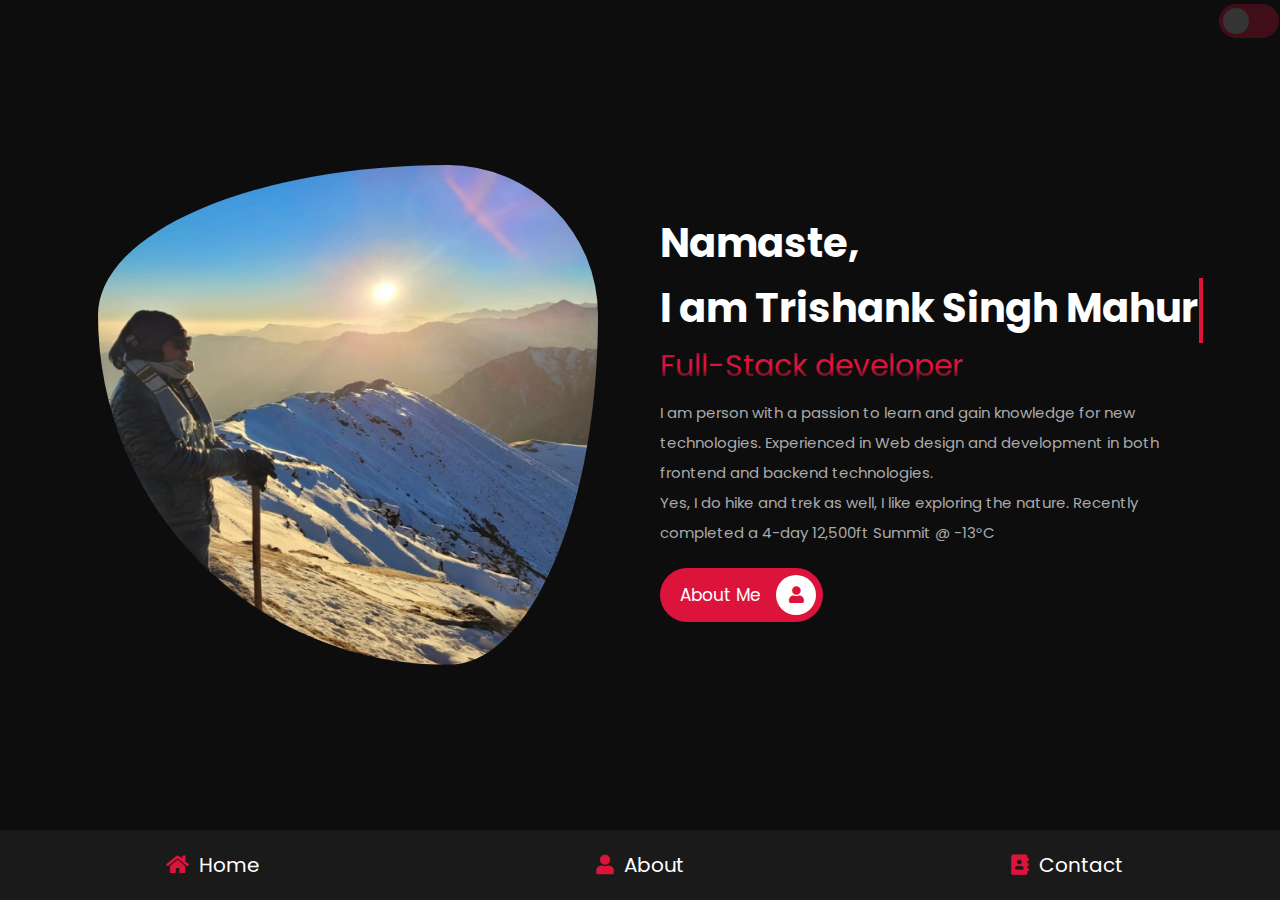
<file: index.html>
<!DOCTYPE html>
<html lang="en">
<head>
    <meta charset="UTF-8">
    <meta http-equiv="X-UA-Compatible" content="IE=edge">
    <meta name="viewport" content="width=device-width, initial-scale=1.0">

    <!-- font awesome cdn  -->
    <link rel="stylesheet" href="https://cdnjs.cloudflare.com/ajax/libs/font-awesome/5.15.4/css/all.min.css">
        <!-- <link rel="stylesheet" href="css/fontawesomecdn.css"> -->

    <link rel="stylesheet" href="css/style.css">
    <link rel="stylesheet" href="css/toogleButton.css">

    <link rel="icon" type="image/x-icon" href="images/favicon.ico">
    <meta content="Trishank Singh Mahur" name="author">
    <meta content="This is personal Webpage of TRISHANK SINGH MAHUR" name="description">
    <meta content="Trishank Singh Mahur" property="title">

    <!-- <meta property="og:url" content="" /> -->
    <meta property="og:title" content="Trishank Singh Mahur" />
    <meta property="og:description" content="This is personal Webpage of TRISHANK SINGH MAHUR" />
     <!--static image-->
    <meta property="og:image" content="https://tsmahur.github.io/portfolio/images/trishankSinghMahur.jpg" />
    
    
    <title>Home</title>

</head>
<body>

<!-- <button id="color-mode">change mode</button> -->
<div class="mode-button" title="Toogle to switch the mode">
    <label class="switch">
        <input id="color-mode" type="checkbox">
        <span class="slider round"></span>
    </label>
</div>

  

<!-- navbar -->
<nav class="navbar">
    <a href="index.html"> <i class="fas fa-home"></i> <span>Home</span> </a>
    <a href="about.html"> <i class="fas fa-user"></i> <span>About</span> </a>
    <a href="contact.html"> <i class="fas fa-address-book"></i> <span>Contact</span> </a>
</nav>

<!-- home section -->
<section class="home">

    <div class="image">
        <img class="flip" src="images/trishankSinghMahur.jpg" alt="Trishank Singh Mahur" title="Trishank Singh Mahur" onContextMenu="return false;" nosave>
        <!-- <img src="images/me.jpg" alt=""> -->
    </div>

    <div class="content">
        <!-- <div class="dark-mode-toggle">Light Mode </div> -->
        <h3>Namaste,</h3>
        <h3 class="typing">I am Trishank Singh Mahur</h3>
        <!-- <span>Full-Stack developer</span> -->
        <div class="scroll-box">
            <ul>
              <li><span>Full-Stack developer</span></li>
              <li><span>Traveller</span></li>
              <li><span>Full-Stack developer</span></li>
            </ul>  
          </div>

        <!-- paragrapgh wrap enable-->
        <p>I am person with a passion to learn and gain knowledge for new technologies.
            Experienced in Web design and development in both frontend and backend technologies.
            <br>
            Yes, I do hike and trek as well, I like exploring the nature. 
            Recently completed a 4-day 12,500ft Summit  @ -13&#176;C
        </p>
        <a href="about.html"class="btn"> About Me <i class="fas fa-user"></i> </a>
    </div>

</section>

   <!-- theme color script file -->
   <script src="./js/theme.js"></script>

</body>
</html>
</file>
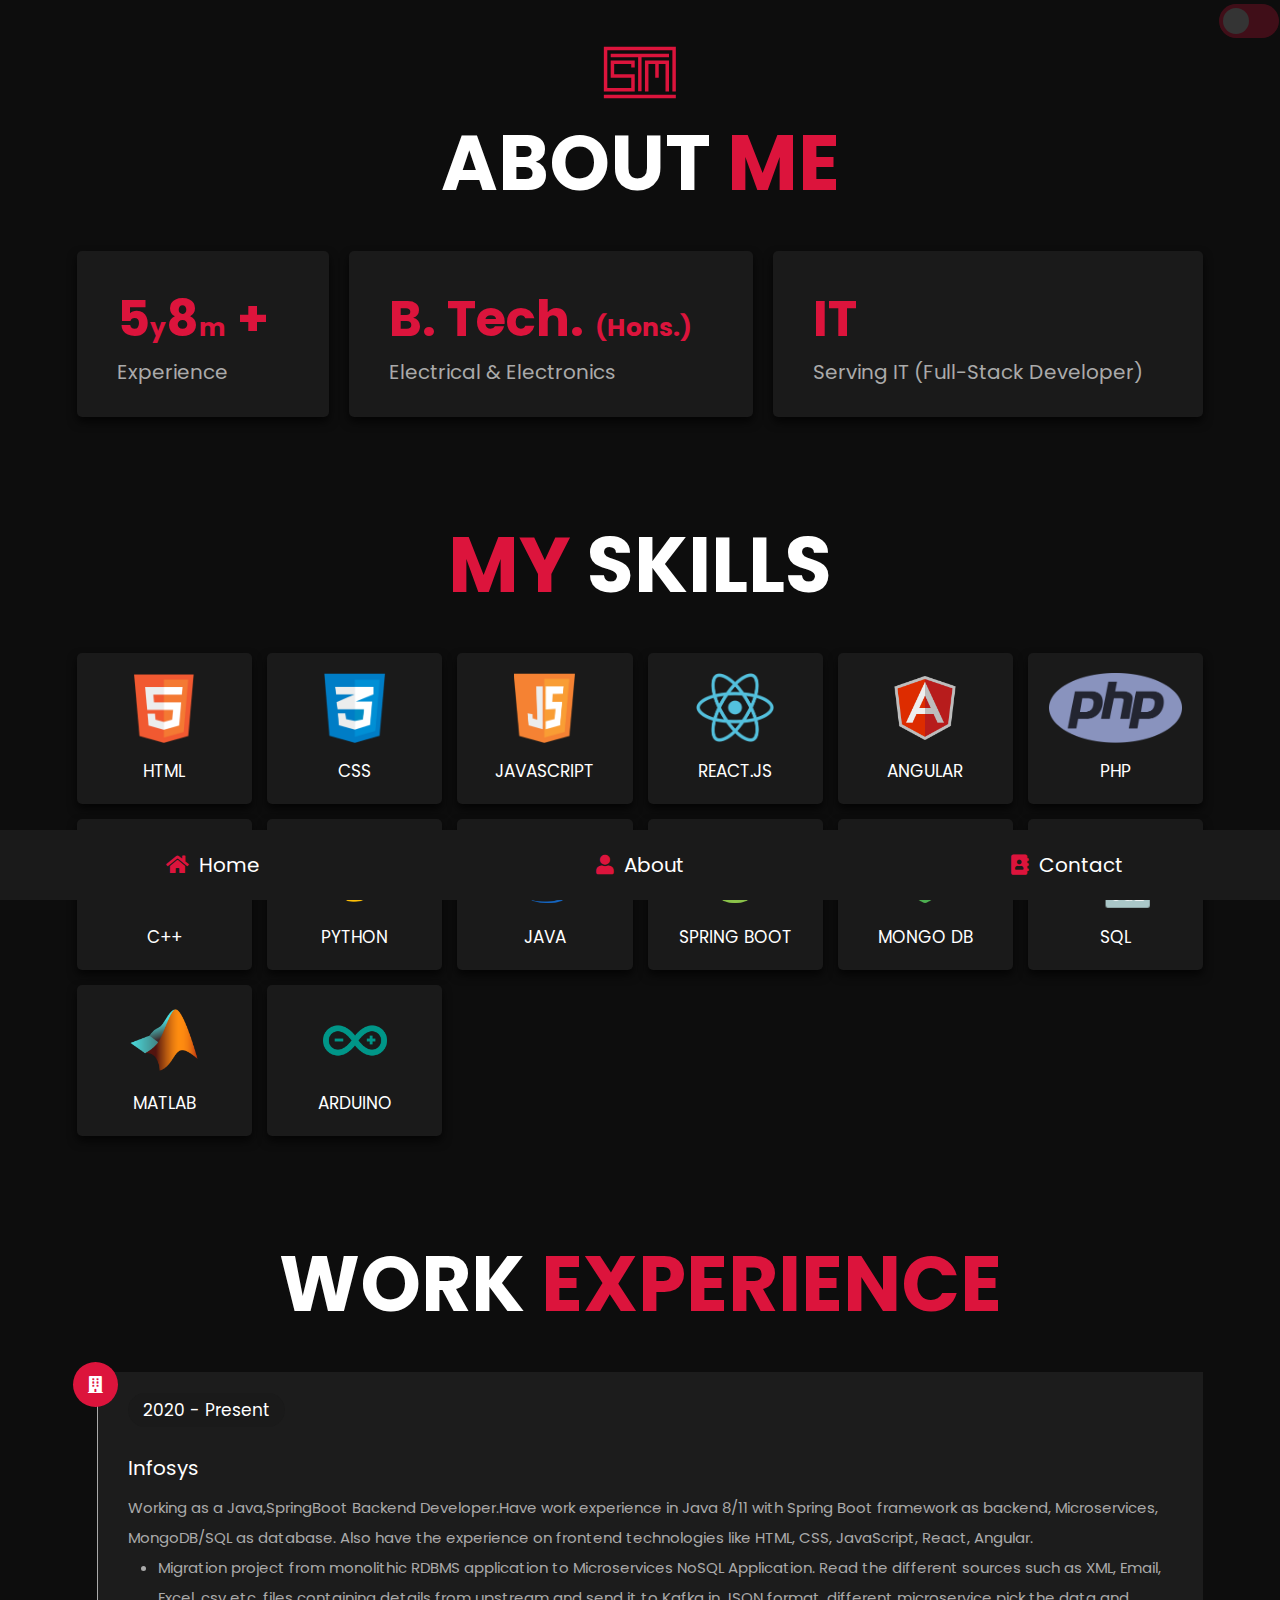
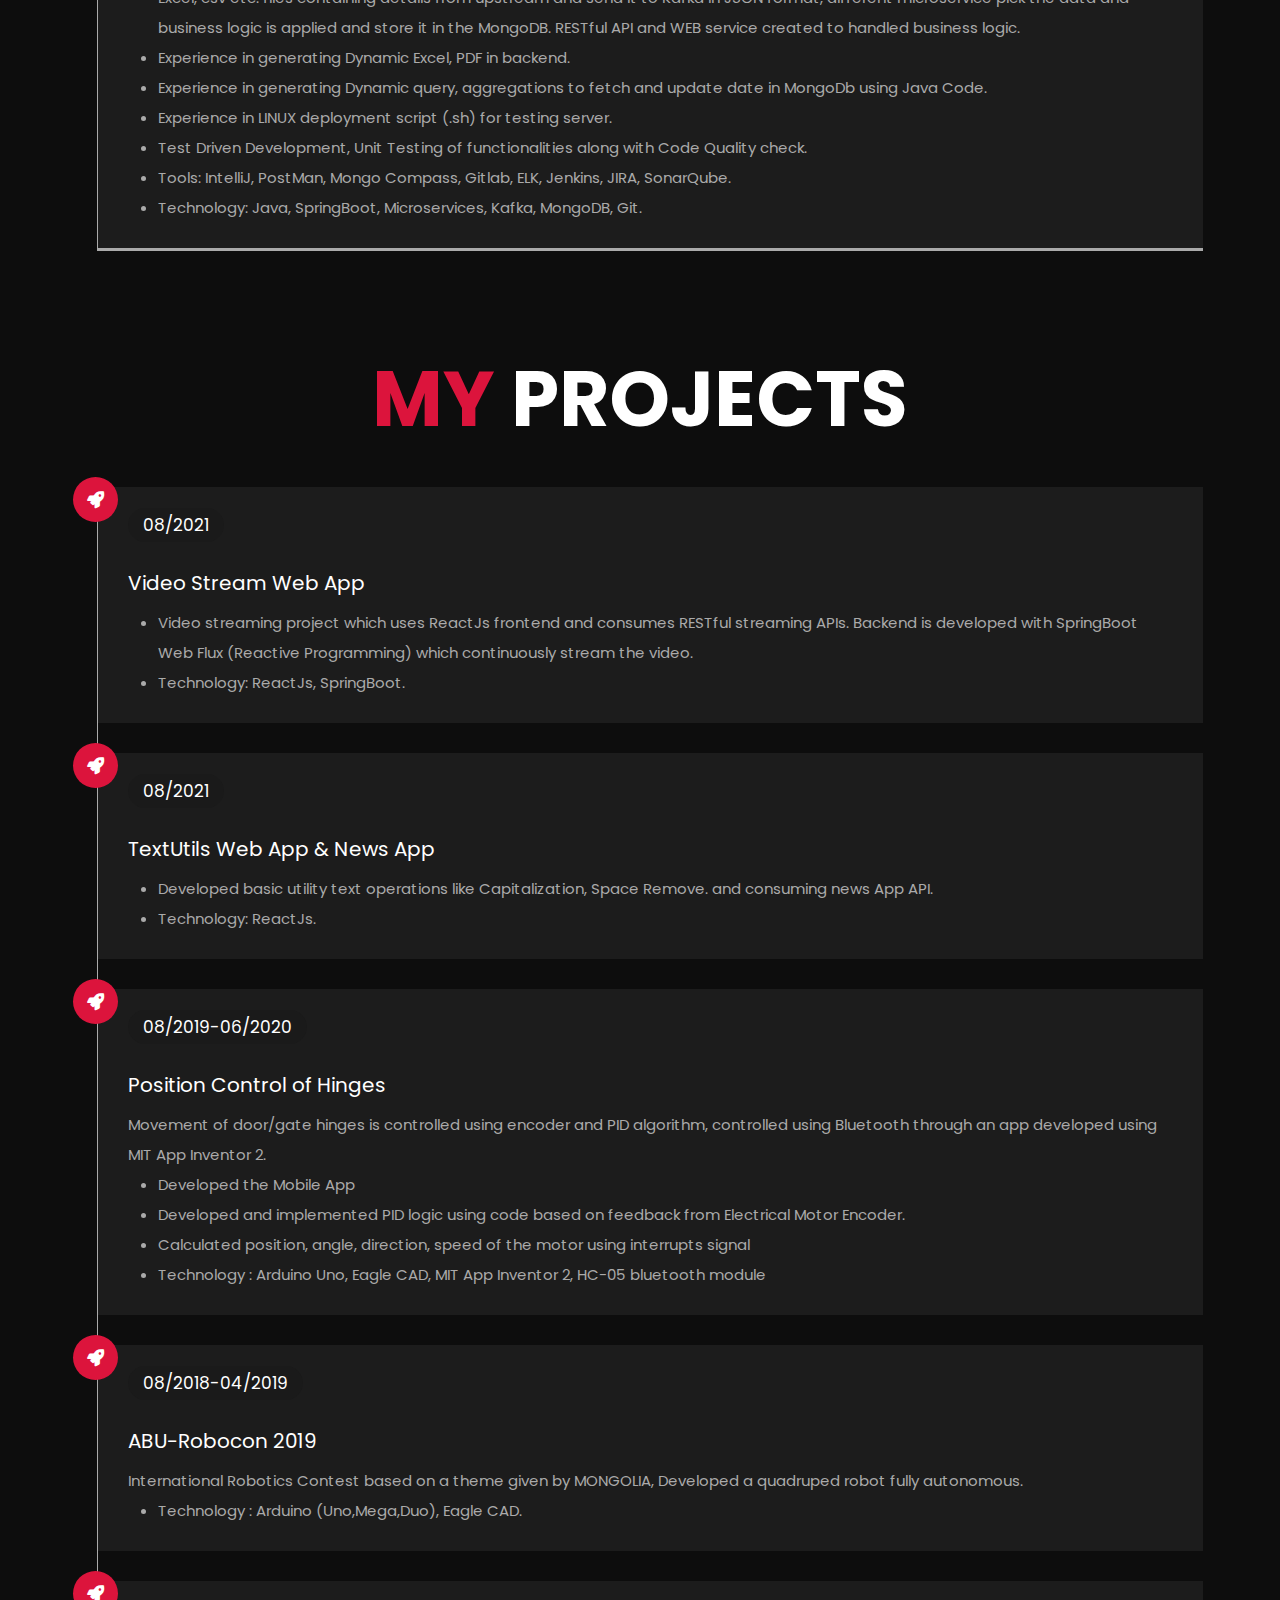
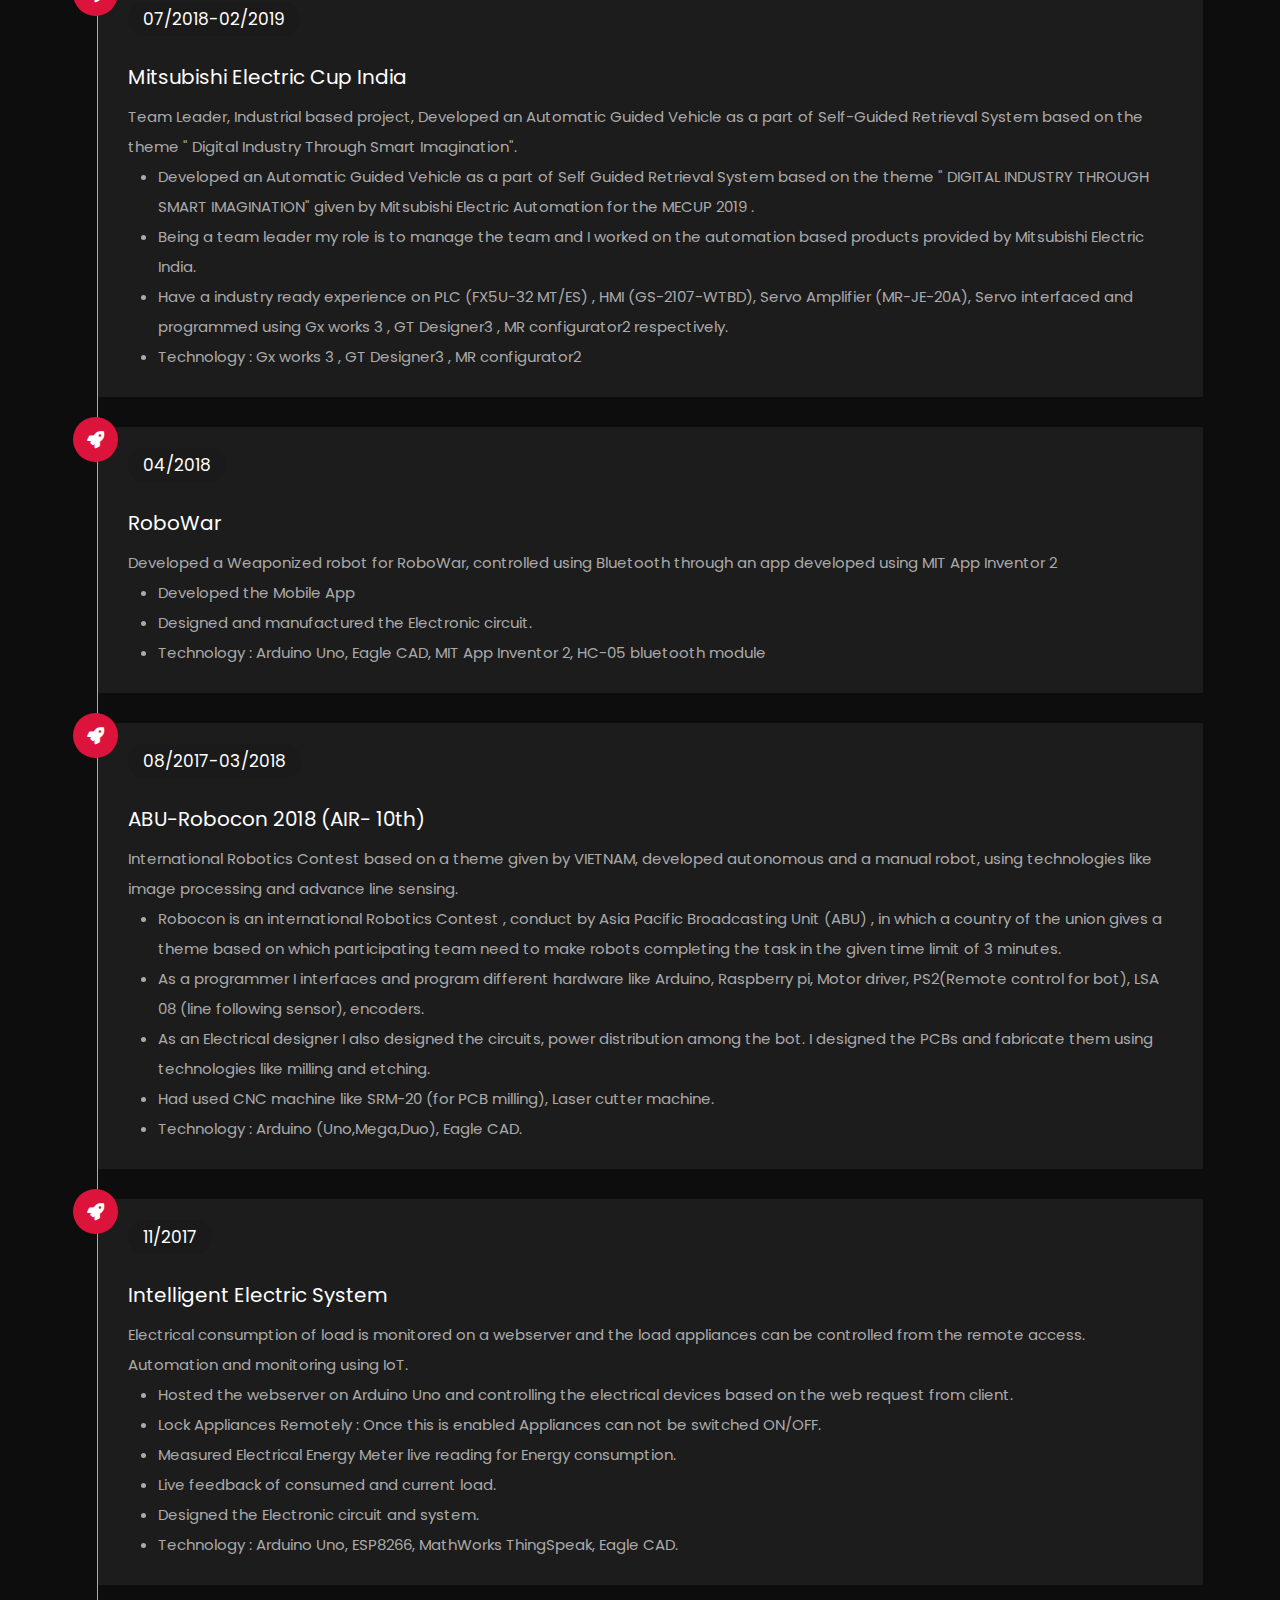
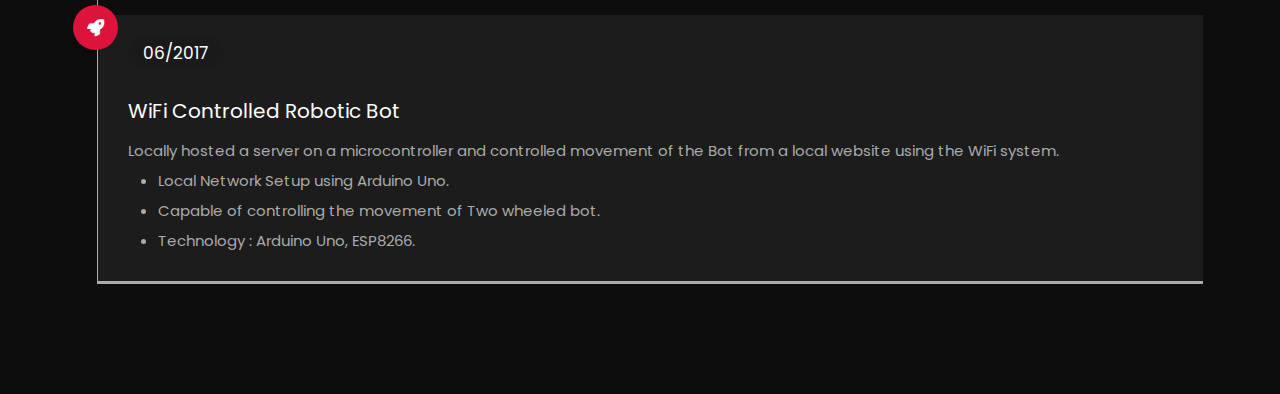
<file: about.html>
<!DOCTYPE html>
<html lang="en">

<head>
    <meta charset="UTF-8">
    <meta http-equiv="X-UA-Compatible" content="IE=edge">
    <meta name="viewport" content="width=device-width, initial-scale=1.0">

    <!-- font awesome cdn  -->
    <link rel="stylesheet" href="https://cdnjs.cloudflare.com/ajax/libs/font-awesome/5.15.4/css/all.min.css">
    <!-- <link rel="stylesheet" href="css/fontawesomecdn.css"> -->

    <link rel="stylesheet" href="css/style.css">
    <link rel="stylesheet" href="css/scroll.css">
    <link rel="stylesheet" href="css/toogleButton.css">
    <link rel="stylesheet" href="css/topButton.css">
    <link rel="stylesheet" href="css/progressbarCircle.css">

    <link rel="icon" type="image/x-icon" href="images/favicon.ico">
    <meta content="Trishank Singh Mahur" name="author">
    <meta content="This is personal Webpage of TRISHANK SINGH MAHUR" name="description">
    <meta content="Trishank Singh Mahur" property="title">

    <title>About Me</title>
</head>

<body>
    <div class="mode-button" title="Toogle to switch the mode">
        <label class="switch">
            <input id="color-mode" type="checkbox">
            <span class="slider round"></span>
        </label>
    </div>


    <!-- <button onclick="openSettingsWindow()">Open Theme Settings</button> -->

    <div id="top-id" class="top-button" title="Click to go to Top">
        <!-- scroll using href, add to the top most element -->
        <!-- <a href="#top"><i class="fas fa-home"></i> Top</a>  -->

        <!-- scroll using javascript -->
        <button id="top-id-btn">
            <ul>
                <li><i class="fas fa-arrow-up fa-2x"></i></li>
                <li><i class="fas fa-arrow-up fa-2x"></i></li>
            </ul>
            
        </button>
        <!-- <button id="top-id-btn" class="top-button"> -->
    </div>
    

    <nav class="navbar">
        <a href="index.html"> <i class="fas fa-home"></i> <span>Home</span> </a>
        <a href="about.html"> <i class="fas fa-user"></i> <span>About</span> </a>
        <a href="contact.html"> <i class="fas fa-address-book"></i> <span>Contact</span> </a>
    </nav>


       <!-- PROGRESS BAR -->
   <div class="scrollProgressContainer">
    <div id="scrollProgressBar"></div>
 </div>

    <!-- about section startt -->
    <section class="about">
        <div class="logo">
            <!-- <img src="images/logo_tsm_100.svg" alt="Logo TSM"> -->
            <svg version="1.0" xmlns="http://www.w3.org/2000/svg"
 width="100.000000pt" height="100.000000pt" viewBox="0 0 1249.000000 910.000000"
 preserveAspectRatio="xMidYMid meet">

<g transform="translate(0.000000,910.000000) scale(0.100000,-0.100000)"
fill="#000000" stroke="none">
<path d="M320 5110 l0 -3690 2555 0 2555 0 0 1425 0 1425 -1700 0 -1700 0 0
845 0 845 1410 0 1410 0 0 -285 0 -285 290 0 290 0 0 575 0 575 -1990 0 -1990
0 0 -1425 0 -1425 1700 0 1700 0 0 -845 0 -845 -1980 0 -1980 0 0 3115 0 3115
5385 0 5385 0 0 -3405 0 -3405 285 0 285 0 0 3690 0 3690 -5955 0 -5955 0 0
-3690z"/>
<path d="M1450 7380 l0 -290 2270 0 2270 0 0 -2830 0 -2830 285 0 285 0 0
2830 0 2830 2270 0 2270 0 0 290 0 290 -4825 0 -4825 0 0 -290z"/>
<path d="M7120 3980 l0 -2560 290 0 290 0 0 2270 0 2270 560 0 560 0 0 -1135
0 -1135 290 0 290 0 0 1135 0 1135 560 0 560 0 0 -2270 0 -2270 290 0 290 0 0
2560 0 2560 -1990 0 -1990 0 0 -2560z"/>
<path d="M320 580 l0 -290 5955 0 5955 0 0 290 0 290 -5955 0 -5955 0 0 -290z"/>
</g>
</svg>
        </div>
        

        <!-- 
            TODO: divider lines on left and right to be added on heading 
         -->
        <h1 class="heading"> About <span>Me</span> </h1>
        

        <div class="row">
            <!-- <div class="info-container">
                <h1>My info</h1>

                <div class="box-container">
                    <div class="box">
                        <h3> <span>name : </span> aa </h3>
                        <h3> <span>age : </span> 12 </h3>
                        <h3> <span>email : </span> abc </h3>
                        <h3> <span>address : </span> abcd </h3>
                    </div>
                    <div class="box">
                        <h3> <span>freelance : </span> aa </h3>
                        <h3> <span>skill : </span> front-end </h3>
                        <h3> <span>experience : </span> 2 years </h3>
                        <h3> <span>language : </span> hindi, english </h3>
                    </div>

                </div>

                <a href="#" class="btn"> download CV <i class="fas fa-download"></i> </a>

            </div> -->

            <div class="count-container">

                <div class="box">
                    <h3 id="exp-year"></h3>
                    <p>Experience</p>
                </div>

                <div class="box">
                    <h3>B. Tech. <span class="subscript">(Hons.)</span></h3>
                    <p>Electrical & Electronics</p>
                </div>

                <div class="box">
                    <h3>IT</h3>
                    <p>Serving IT (Full-Stack Developer)</p>
                </div>
            </div>

        </div>

    </section>

    <!-- about section ends -->

    <!-- skills section starts  -->

    <section class="skills">

        <h1 class="heading"> <span>My</span> Skills </h1>

        <div class="box-container">
            <!-- <div id="tempBoxForTesting" class="box">
                <div class="progressBar">
                    <div class="progressValue">3/10</div>
                </div>
            </div> -->
            <div class="box proficiency">
                <img src="images/html.png">
                <h3>html</h3>
            </div>       
            <div class="box proficiency">
                <img src="images/css.png">
                <h3>css</h3>
            </div>
            <div class="box proficiency">
                <img src="images/javascript.png">
                <h3>javascript</h3>
            </div>
            <div class="box proficiency">
                <img src="images/reactjs.png">
                <h3>react.js</h3>
            </div>
            <div class="box proficiency">
                <img src="images/angular.png">
                <h3>angular</h3>
            </div>
            <div class="box proficiency">
                <img src="images/php.png">
                <h3>php</h3>
            </div>

            <div class="box proficiency">
                <img src="images/c.png">
                <h3>c++</h3>
            </div>
            <div class="box proficiency">
                <img src="images/python.png">
                <h3>python</h3>
            </div>
            <div class="box proficiency">
                <img src="images/java.png">
                <h3>java</h3>
            </div>
            <div class="box proficiency">
                <img src="images/springboot.png">
                <h3>Spring Boot</h3>
            </div>
            <div class="box proficiency">
                <img src="images/mongodb.png">
                <h3>mongo DB</h3>
            </div>
            <div class="box proficiency">
                <img src="images/sql.png">
                <h3>SQL</h3>
            </div>
            <div class="box proficiency">
                <img src="images/matlab.png">
                <h3>matlab</h3>
            </div>
            <div class="box proficiency">
                <img src="images/arduino.png">
                <h3>arduino</h3>
            </div>
        </div>

    </section>

    <!-- skills section ends -->

    <!-- timeline - work experience section starts  -->

    <section class="timeline">
        <h1 class="heading"> Work <span>Experience</span> </h1>
        <div class="box-container">

            <!-- <div class="box">
                <i class="fas fa-graduation-cap"></i>
                <i class="fas fa-building"></i>
                <span></span>
                <h3></h3>
                <p>To be Updated ..</p>
            </div> -->

            <div class="box">
                <div class="backdrop">
                    <i class="fas fa-building"></i>
                <span>2020 - Present</span>
                <h3>Infosys</h3>
                <p>Working as a Java,SpringBoot Backend Developer.Have work experience in Java 8/11 with Spring Boot framework as backend, Microservices, MongoDB/SQL as database. Also have the experience on frontend technologies like HTML, CSS, JavaScript, React, Angular.</p>
                <ul>

                    
                    <!-- <li>Infosys Certified SpringBoot Developer</li>
                    <li>Infosys Certified Java 8 Developer</li> -->
                    <li>Migration project from monolithic RDBMS application to Microservices NoSQL
                        Application. Read the different sources such as XML, Email, Excel, csv etc. files containing details from upstream and send it to Kafka in JSON format, different microservice pick the data and business logic is applied and store it in the MongoDB. RESTful API and WEB service created to handled business logic.</li>
                    <li>Experience in generating Dynamic Excel, PDF in backend.</li>
                    <li>Experience in generating Dynamic query, aggregations to fetch and update date in MongoDb using Java Code.</li>
                    <li>Experience in LINUX deployment script (.sh) for testing server.</li>
                    <li>Test Driven Development, Unit Testing of functionalities along with Code Quality check.</li>
                    <li>Tools: IntelliJ, PostMan, Mongo Compass, Gitlab, ELK, Jenkins, JIRA, SonarQube.</li>
                    <li>Technology: Java, SpringBoot, Microservices, Kafka, MongoDB, Git.</li>
                </ul>
                </div>
                
            </div>
        </div>

    </section> 

    <!-- personal/team projects timeline  -->
     <section class="timeline">
        <h1 class="heading"> <span>My</span> Projects </h1>
        <div class="box-container">

            <div class="box">
                <div class="backdrop">
                <i class="fas fa-rocket"></i>
                <span>08/2021</span>
                <h3>Video Stream Web App</h3>
                <p>
                    <ul>
                        <li>Video streaming project which uses ReactJs frontend and consumes RESTful streaming APIs. Backend is developed with SpringBoot Web Flux (Reactive Programming) which continuously stream the video.</li>
                        <li>Technology: ReactJs, SpringBoot.</li>
                    </ul>
                </p>
                </div>
            </div>

            <div class="box">
                <div class="backdrop">
                <i class="fas fa-rocket"></i>
                <span>08/2021</span>
                <h3>TextUtils Web App & News App</h3>
                <p>
                    <ul>
                        <li>Developed basic utility text operations like Capitalization, Space Remove. and
                            consuming news App API. </li>
                        <li>Technology: ReactJs.</li>
                    </ul>
                </p>
                </div>
            </div>
            
            <div class="box">
                <div class="backdrop">
                <i class="fas fa-rocket"></i>
                <span>08/2019-06/2020</span>
                <h3>Position Control of Hinges</h3>
                <p>Movement of door/gate hinges is controlled using encoder and PID algorithm, controlled using Bluetooth through an app developed using MIT App Inventor 2.
                    <ul>
                        <li>Developed the Mobile App</li>
                        <li>Developed and implemented PID logic using code based on feedback from Electrical Motor Encoder.</li>
                        <li>Calculated position, angle, direction, speed of the motor using interrupts signal</li>
                        <li>Technology : Arduino Uno, Eagle CAD, MIT App Inventor 2, HC-05 bluetooth module</li>
                    </ul>
                </p>
            </div>
            </div>

            <div class="box">
                <div class="backdrop">
                <i class="fas fa-rocket"></i>
                <span>08/2018-04/2019</span>
                <h3>ABU-Robocon 2019</h3>
                <p>International Robotics Contest based on a theme given by MONGOLIA, Developed a quadruped robot fully autonomous.
                    <ul>
                        <li>Technology : Arduino (Uno,Mega,Duo), Eagle CAD.</li>
                    </ul>
                </p></div>
            </div>

            <div class="box">
                <div class="backdrop">
                <i class="fas fa-rocket"></i>
                <span>07/2018-02/2019</span>
                <h3>Mitsubishi Electric Cup India</h3>
                <p>Team Leader, Industrial based project, Developed an Automatic Guided Vehicle as a part of Self-Guided Retrieval System based on the theme " Digital Industry Through Smart Imagination".
                
                <ul>
                    <li>Developed an Automatic Guided Vehicle as a part of Self Guided Retrieval System based on the theme " DIGITAL INDUSTRY THROUGH SMART IMAGINATION" given by Mitsubishi Electric Automation for the MECUP 2019 .</li>
                    <li>Being a team leader my role is to manage the team and I worked on the automation based products provided by Mitsubishi Electric India.</li>
                    <li>Have a industry ready experience on PLC (FX5U-32 MT/ES) , HMI (GS-2107-WTBD), Servo Amplifier (MR-JE-20A), Servo interfaced and programmed using Gx works 3 , GT Designer3 , MR configurator2 respectively.</li>
                    <li>Technology : Gx works 3 , GT Designer3 , MR configurator2</li>
                </ul>   
            </p></div>
            </div>

            <div class="box">
                <div class="backdrop">
                <i class="fas fa-rocket"></i>
                <span>04/2018</span>
                <h3>RoboWar</h3>
                <p>Developed a Weaponized robot for RoboWar, controlled using Bluetooth through an app developed using MIT App Inventor 2
                    <ul>
                        <li>Developed the Mobile App</li>
                        <li>Designed and manufactured the Electronic circuit.</li>
                        <li>Technology : Arduino Uno, Eagle CAD, MIT App Inventor 2, HC-05 bluetooth module</li>
                    </ul>
                </p></div>
            </div>

            <div class="box">
                <div class="backdrop">
                <i class="fas fa-rocket"></i>
                <span>08/2017-03/2018</span>
                <h3>ABU-Robocon 2018 (AIR- 10th)</h3>
                <p>International Robotics Contest based on a theme given by VIETNAM, developed autonomous and a manual robot, using technologies like image processing and advance line sensing.
                <ul>
                    <li>Robocon is an international Robotics Contest , conduct by Asia Pacific Broadcasting Unit (ABU) , in which a country of the union gives a theme based on which participating team need to make robots completing the task in the given time limit of 3 minutes.</li>
                    <li>As a programmer I interfaces and program different hardware like Arduino, Raspberry pi, Motor driver, PS2(Remote control for bot), LSA 08 (line following sensor), encoders.</li>
                    <li>As an Electrical designer I also designed the circuits, power distribution among the bot. I designed the PCBs and fabricate them using technologies like milling and etching. </li>
                    <li>Had used CNC machine like SRM-20 (for PCB milling), Laser cutter machine.</li>
                    <li>Technology : Arduino (Uno,Mega,Duo), Eagle CAD.</li>
                </ul>   
            </p></div>
            </div>

            <div class="box">
                <div class="backdrop">
                <i class="fas fa-rocket"></i>
                <span>11/2017</span>
                <h3>Intelligent Electric System</h3>
                <p>Electrical consumption of load is monitored on a webserver and the load appliances can be controlled from the remote access. Automation and monitoring using IoT.
                    <ul>
                        <li>Hosted the webserver on Arduino Uno and controlling the electrical devices based on the web request from client.</li>
                        <li>Lock Appliances Remotely : Once this is enabled Appliances can not be switched ON/OFF.</li>
                        <li>Measured Electrical Energy Meter live reading for Energy consumption.</li>
                        <li>Live feedback of consumed and current load.</li>
                        <li>Designed the Electronic circuit and system.</li>
                        <li>Technology : Arduino Uno, ESP8266, MathWorks ThingSpeak, Eagle CAD.</li>
                    </ul>
                </p></div>
            </div>

            <div class="box">
                <div class="backdrop">
                <i class="fas fa-rocket"></i>
                <span>06/2017</span>
                <h3>WiFi Controlled Robotic Bot</h3>
                <p>Locally hosted a server on a microcontroller and controlled movement of the Bot from a local website using the WiFi system.
                    <ul>
                        <li>Local Network Setup using Arduino Uno.</li>
                        <li>Capable of controlling the movement of Two wheeled bot.</li>
                        <li>Technology : Arduino Uno, ESP8266. </li>
                    </ul>
                </p></div>
            </div>

        </div>

    </section>

    <!-- timeline section ends -->
    <!-- scroll script -->
   <script src="./js/scroll.js"></script>

   <!-- experienceYear calculation script file -->
   <script src="./js/experienceYear.js"></script>
   <!-- progre bar for skills -->
   <script src="./js/progressBarCircle.js"></script>

   <!-- theme color script file -->
   <script src="./js/theme.js"></script>


   <script src="./js/setting.js"></script>

</body>

</html>
</file>
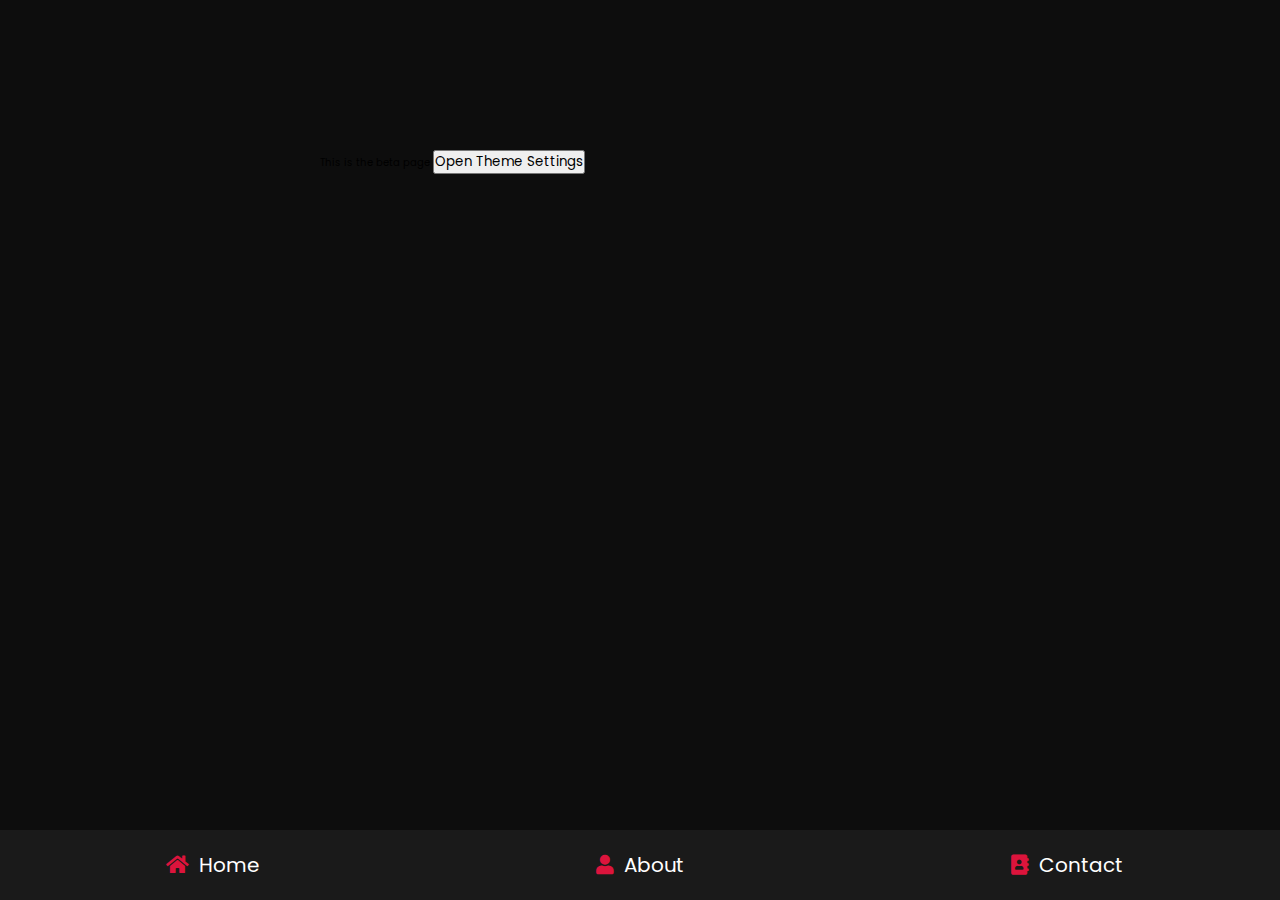
<file: beta.html>
<!DOCTYPE html>
<html lang="en">
<head>
    <meta charset="UTF-8">
    <meta http-equiv="X-UA-Compatible" content="IE=edge">
    <meta name="viewport" content="width=device-width, initial-scale=1.0">
    <title>Beta Features</title>
        <!-- font awesome cdn  -->
    <link rel="stylesheet" href="https://cdnjs.cloudflare.com/ajax/libs/font-awesome/5.15.4/css/all.min.css">
    <link rel="stylesheet" href="css/style.css">

    <link rel="icon" type="image/x-icon" href="images/favicon.ico">
    <meta content="Trishank Singh Mahur" name="author">
    <meta content="This is personal Webpage of TRISHANK SINGH MAHUR" name="description">
    <meta content="Trishank Singh Mahur" property="title">

    <style>
        .beta{
            margin: auto;
            width: 50%;
            padding: 150px 0;
        }
    </style>

</head>
<body>

    
    <nav class="navbar">
        <a href="index.html"> <i class="fas fa-home"></i> <span>Home</span> </a>
        <a href="about.html"> <i class="fas fa-user"></i> <span>About</span> </a>
        <a href="contact.html"> <i class="fas fa-address-book"></i> <span>Contact</span> </a>
    </nav>

    <div class="beta">

        This is the beta page
        <button onclick="openSettingsWindow()">Open Theme Settings</button>
    </div>

    <script src="./js/theme.js"></script>
    <script src="./js/setting.js"></script>  <!-- depends on theme.js -->
</body>
</html>
</file>
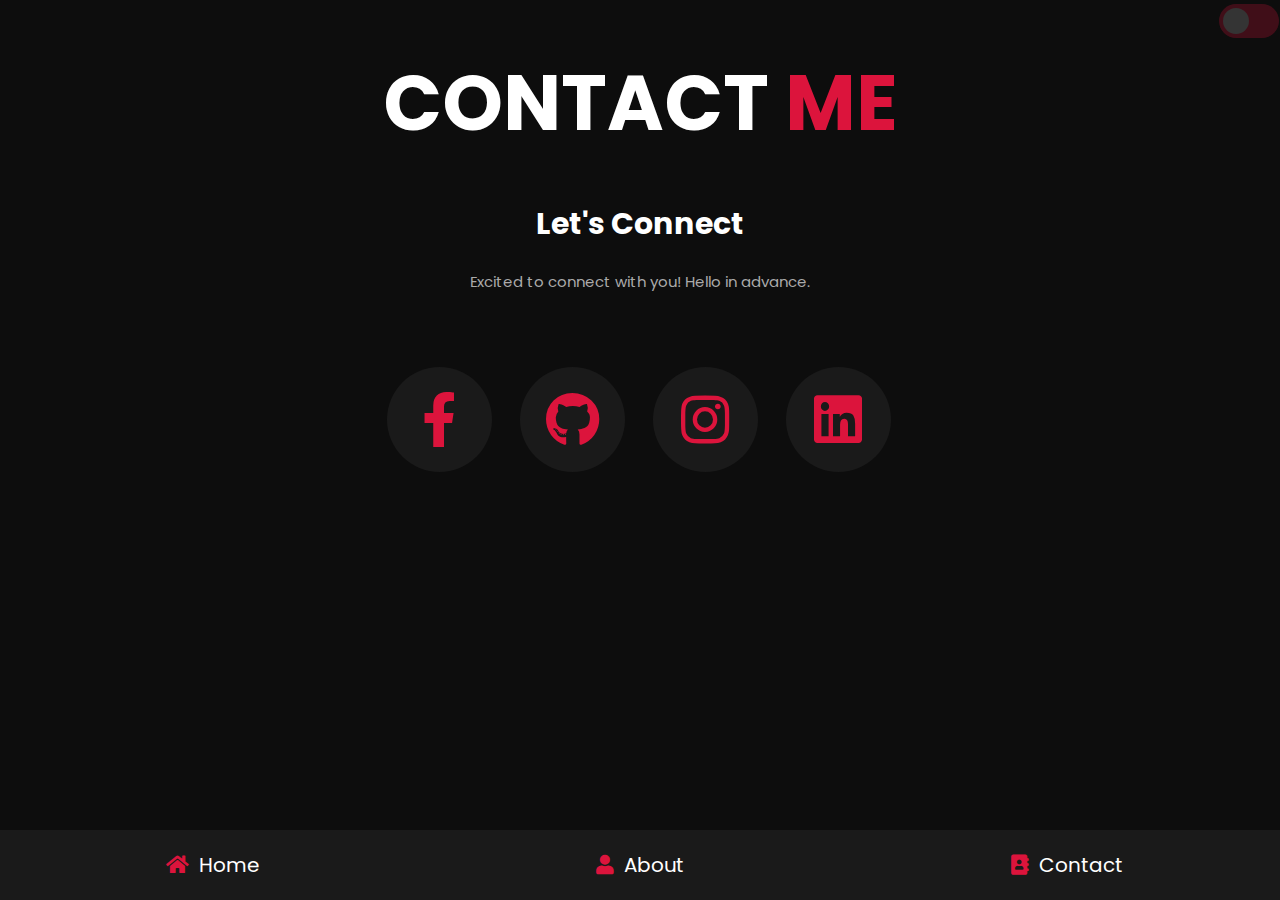
<file: contact.html>
<!DOCTYPE html>
<html lang="en">

<head>
    <meta charset="UTF-8">
    <meta http-equiv="X-UA-Compatible" content="IE=edge">
    <meta name="viewport" content="width=device-width, initial-scale=1.0">

    <!-- font awesome cdn  -->
    <link rel="stylesheet" href="https://cdnjs.cloudflare.com/ajax/libs/font-awesome/5.15.4/css/all.min.css">
    <!-- <link rel="stylesheet" href="css/fontawesomecdn.css"> -->

    <link rel="stylesheet" href="css/style.css">
    <link rel="stylesheet" href="css/toogleButton.css">

    <link rel="icon" type="image/x-icon" href="images/favicon.ico">
    <meta content="Trishank Singh Mahur" name="author">
    <meta content="This is personal Webpage of TRISHANK SINGH MAHUR" name="description">
    <meta content="Trishank Singh Mahur" property="title">
    
    <title>Contact Me</title>

</head>

<body>

    <div class="mode-button" title="Toogle to switch the mode">
        <label class="switch">
            <input id="color-mode" type="checkbox">
            <span class="slider round"></span>
        </label>
    </div>

    <nav class="navbar">
        <a href="index.html"> <i class="fas fa-home"></i> <span>Home</span> </a>
        <a href="about.html"> <i class="fas fa-user"></i> <span>About</span> </a>
        <a href="contact.html"> <i class="fas fa-address-book"></i> <span>Contact</span> </a>
    </nav>

    <section class="contact">
        <h1 class="heading"> Contact <span>Me</span> </h1>
        <div class="row">
            <div class="info-container">
                <h1>Let's Connect</h1>
                <p>Excited to connect with you! Hello in advance.</p>
                <div class="share">
                    <a href="https://www.facebook.com/trishank.singhmahur" class="fab fa-facebook-f" target="_blank" rel="noopener noreferrer"></a>
                    <a href="#" class="fab fa-github" target="_blank" rel="noopener noreferrer"></a>
                    <!-- <a href="https://github.com/tsmahur" class="fab fa-github"></a> -->
                    <a href="https://www.instagram.com/tsmahur/" class="fab fa-instagram" target="_blank" rel="noopener noreferrer"></a>
                    <a href="https://www.linkedin.com/in/tsmahur/" class="fab fa-linkedin" target="_blank" rel="noopener noreferrer"></a>
                    <!-- <i class="fa-solid fa-camera fa-10x"></i> -->
                </div>
            </div>
        </div>
    </section>

       <!-- theme color script file -->
   <script src="./js/theme.js"></script>

</body>

</html>
</file>
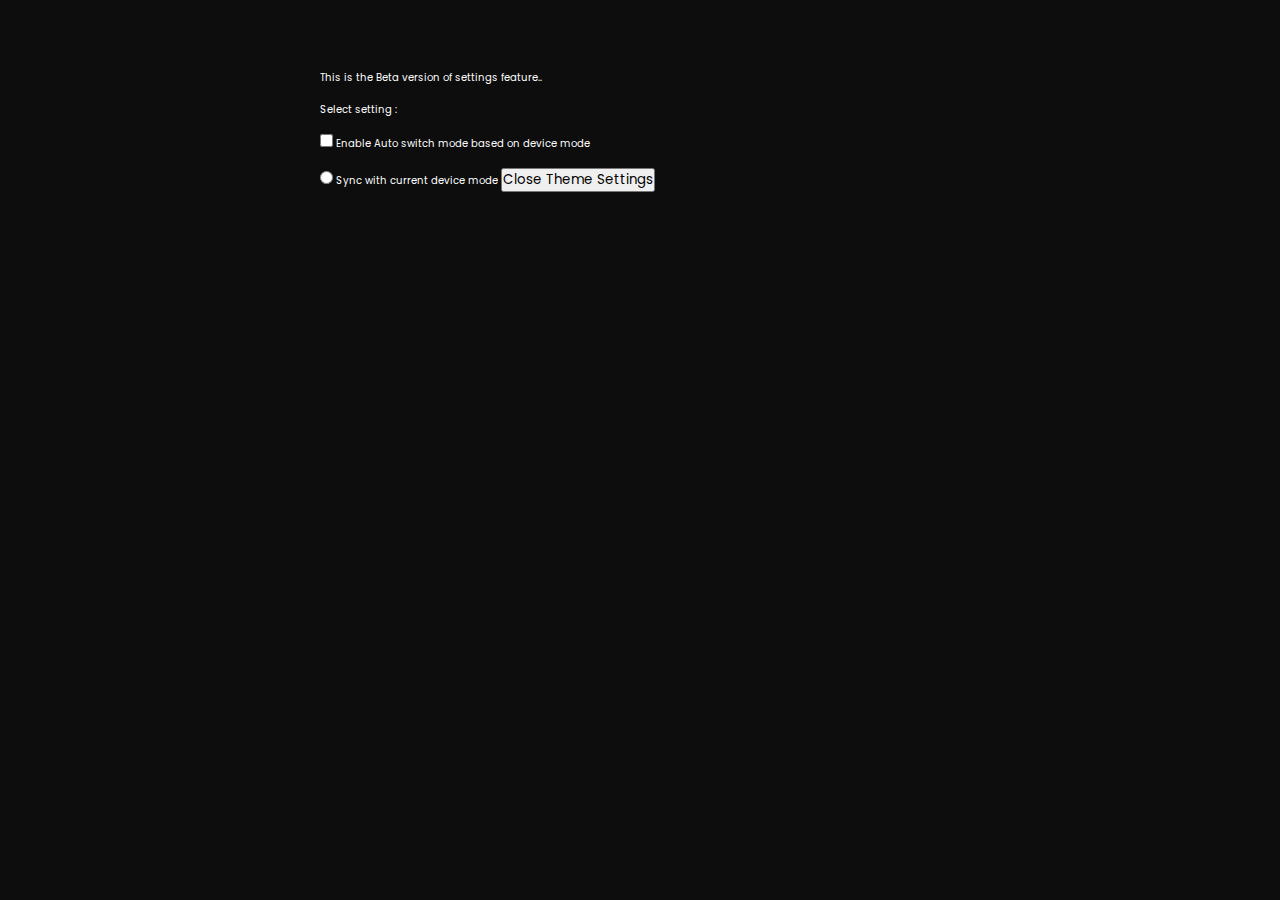
<file: setting.html>
<!DOCTYPE html>
<html lang="en">
<head>
    <meta charset="UTF-8">
    <meta http-equiv="X-UA-Compatible" content="IE=edge">
    <meta name="viewport" content="width=device-width, initial-scale=1.0">
    <title>Settings - Beta Version</title>
    <link rel="stylesheet" href="css/style.css">

    <style>
        .mainBox-setting{
            margin: auto;
            width: 50%;
            padding: 70px 0;
        }
    </style>
</head>
<body>
    <div class="mainBox-setting" style="color: var(--base-theme2-color);">
        This is the Beta version of settings feature..
        <br>
        <br>
        <!-- Select any one of the feature : -->
        Select setting :
        <br>
        <br>
        <input type="checkbox" name="" id="setting-sync-device-checkbox-auto">
        Enable Auto switch mode based on device mode
        <!-- Switch mode using Check box selection -->
        <br>
        <br>
        <input type="radio" name="" id="setting-sync-device-checkbox-sync">
        Sync with current device mode
        <button onclick="closeCurrentWindow()">Close Theme Settings</button>
    </div>

   <!-- js for this setting Window only -->
   <script src="./js/settingWindow.js"></script>
   <!-- <script type="module" src="./js/settingWindow.js"></script>  -->
   
</body>
</html>
</file>
<file: css/style.css>
/* ---------- font : Poppins */
/* @import url("https://fonts.googleapis.com/css2?family=Poppins:wght@100;300;400;5text-base-coloaa00;600;700&display=swap"); */
@import url('https://fonts.googleapis.com/css2?family=Poppins:ital,wght@0,100;0,200;0,300;0,400;0,500;0,600;0,700;0,800;0,900;1,100;1,200;1,300;1,400;1,500;1,600;1,700;1,800;1,900&display=swap');


/* ---------- global variables */
:root {

    /* base color */
    --crimsonn: crimson;
    --white: #ffffff;
    --black: #0d0d0d;
    --grey:#aaa;
    --grey-fade:#1a1a1a;
    --purple:#6058c9; /*230, 225, 245*/
    --puprle_fade:#dddbf4;
    --black_backdrop:rgb(35, 35, 35);

    /* dark mode, same color are added in javascript */
    --base-theme-color:var(--crimsonn); /*main theme color of page*/
    --base-theme-color-backdrop:var(--black_backdrop);
    --base-theme2-color:var(--white); /*text, icon*/
    --base-theme3-color:var(--grey-fade); /*navbar*/

    --base-backround-color:var(--black);
    --hover-color:var(--white);

    --text-hover-color:var(--black);
    --box-hover-color:var(--grey);
    --text-heading-color:var(--white);
    --text-content-color:var(--grey);

    /* dark and light mode is controlled from javascript */

    --theme-transitiont-time:0.6s;
    --hover-transitiont-time:0.3s

  }


/* ---------- html reset */
* {
    box-sizing: border-box;
    margin: 0px;
    padding: 0px;
    text-decoration: none; /*removing underline from links*/
    font-family: 'Poppins', sans-serif;
    
    /* outline: none; */
    /* border: none; */
    /* text-transform: capitalize; */
  }

  html {
    font-size: 62.5%; /*setting base root value, so the rem unit calculated based on this value only*/
    overflow-x: hidden; /*disable horizontal scroll bar*/
    /* scrollbar-color: rebeccapurple green; */ /*scroll bar formatting not working this way*/
  }

  /* ---------- base color of page */
  body {
    background: var(--base-backround-color);
    /* background: conic-gradient(red, orange, yellow, green, blue,red); *//*Add this to see magic*/
    padding-bottom: 6.5rem;/*to make space for navbar*/
    transition: var(--theme-transitiont-time);
  }


  /* ---------- scroll bar formatting*/
  html::-webkit-scrollbar {
      width: 1rem;
  }

  html::-webkit-scrollbar-track {
      background: var(--base-backround-color);
  }

  html::-webkit-scrollbar-thumb {
      background: var(--base-theme-color);
      border-radius: 5rem;
  } 

  .subscript{
    font-size: 2.5rem;
  }
  /* LOGO */
  .logo{
    /* position: absolute;
    left:0;
    top:0; */
    /* transform: scale(0.75); */
    text-decoration: none;
    cursor: pointer;
    /* display: inline; */
    text-align: center;
    transition: var(--theme-transitiont-time);
  }
  .logo svg{
    height: 5.5rem;
  }
  .logo svg g{
    fill:var(--base-theme-color);
  }
  /* .logo:hover{
    transform: scale(3.75);
    filter: invert(1);
    transition: transform var(--theme-transitiont-time);
  } */
/* ---- */

  /* ---- Text Scroll -----*/
  .scroll-box {
    height: 40px;/*for best result prefer this height to similar to the font of element on which this is applied*/
    overflow: hidden;/*to hide the extra data*/
    position: relative;
    display: inline-block;
  }
  /* shadow effect for top on scroll-box */
  .scroll-box::before {
    top: 0;
    left: 0;
    z-index: 1;
    width: 100%;
    content: '';
    height: 15px;
    position: absolute;
    background: linear-gradient(180deg, var(--base-backround-color), rgba(246, 244, 244, 0));
  }
  /* shadow effect for bottom on scroll-box */
  .scroll-box::after {
    left: 0;
    bottom: 0;
    z-index: 1;
    width: 100%;
    content: '';
    height: 15px;
    position: absolute;
    background: linear-gradient(180deg, rgba(246, 244, 244, 0), var(--base-backround-color));
  }
  .scroll-box ul {
    margin: 0;
    padding: 0;
    animation: scrollUp 3s ease-in-out infinite normal;
  }
  .scroll-box ul li {
    opacity: 1;
    height: 40px;
    /* padding: 10px;  */
    list-style: none;
  }
  .scroll-box span{
    padding: 0!important;/*resetting and overriding padding from span under content class*/
  }
 


  /* ---------- main section, effect on all pages */
  section {
    padding: 4.5rem 6%;
  }
  /* --------- top heading of page */
  .heading {
    text-align: center;
    font-size: 6vw;
    color: var(--text-heading-color);
    margin-bottom: 3rem;
    text-transform: uppercase;
    animation: expand .8s ease-in-out;
    /* animation: expand 1.8s ease-in-out infinite; */
  }
  
  .heading span {
    text-transform: uppercase;
    color: var(--base-theme-color);
  }
  
  /* ---------- button */
  .btn {
    display: inline-block;
    margin-top: 1rem;
    border-radius: 5rem;
    background: var(--base-theme-color);
    padding: .7rem;
    font-size: 1.7rem;
    color: var(--base-theme2-color);
    padding-left: 2rem;
  }
  
  /* button icon */
  .btn i {
    height: 4rem;
    width: 4rem;
    line-height: 4rem;
    font-size: 1.7rem;
    text-align: center;
    background: var(--base-theme2-color); 
    color: var(--base-theme-color);
    border-radius: 50%;
    margin-left: 1rem;
    /* -webkit-transition: .2s linear; */
    transition: .2s linear;
  }
  
  .btn:hover i {
    margin-left: 1.5rem;/*button icon move to right effect*/
    animation: shakeAnimation 1.5s forwards;
  }

/* ---------- nav bar */
.navbar {
    /* move to bottom */
    position: fixed;
    bottom: 0;
    /* left, right to fix the navbar full width horizontal alignment issue*/
    left: 0;
    right: 0;

    display: flex;
    z-index: 50; /*added as timeline class was coming over it*/
    align-items: flex-end; /* fixed on hover issue: i.e, complete navbar was moving up onhoner instead of hovered <a> tag,
                                Items are positioned at the end of the container*/
  }
  
  .navbar a {
    padding: 2rem;
    font-size: 2rem;
    background: var(--base-theme3-color);
    flex: 1;
    color: var(--base-theme2-color);
    text-align: center;
    transition: .2s linear;
  }
  
  .navbar a i {
    color: var(--base-theme-color);
    padding-right: .5rem;
  }
  .active{
    border-bottom: 0.2rem solid var(--base-theme2-color);
    padding-bottom: 1.8rem !important; /* 2 - 0.2 = 1.8 */
    /* border-radius: 5% 5% 0% 0%; */
  }
  
  .navbar a:hover {
    background: var(--base-theme-color);
    /* padding-bottom: 6rem; */
    padding-top: 3rem;
    padding-bottom: 5rem;
    border-radius: 45% 45% 0% 0%;
    /* border-bottom: 1rem solid white; */
    /* animation: shakeAnimation 0.5s forwards; */
  }

  /* .navbar a:hover span {
    animation: shakeAnimation 0.5s forwards;
    border: 3px solid yellow;
  }
   */
  .navbar a:hover i {
    color: var(--hover-color);
    animation: rotate360Animation 1s forwards;
  }


/* ---------- home page css */
.home {
    display: flex;
    align-items: center;
    flex-wrap: wrap;
    gap: 4rem;
    min-height: calc(100vh - 6.5rem);
  }
  
  .home .image {
    flex: 1 1 42rem;
    text-align: center;
  }

  .flip{
    transform: scaleX(-1);
  }
  
  .home .image img {
    height: 50rem;
    width: 50rem;
    border-radius: 30% 70% 70% 30% / 30% 30% 70% 70%;
    animation: imageframeanimation 2.5s forwards;
    animation-iteration-count: 1;
  }

  
  
  .home .content {
    flex: 1 1 42rem;
  }
  
  .home .content h3 {
    color: var(--base-theme2-color);
    font-size: 4rem;
    padding-bottom: .5rem;
    transition: var(--theme-transitiont-time);
  }
  
  .home .content span {
    font-size: 3rem;
    color: var(--base-theme-color);
    padding: .5rem 0;
    display: block;
    transition: var(--theme-transitiont-time);
  }
  
  .home .content p {
    font-size: 1.5rem;
    color: var(--text-content-color);
    padding: 1rem 0;
    line-height: 2;
    transition: var(--theme-transitiont-time);
  }

/* ----------  about*/
.about .row {
    display: flex;
    align-items: center;
    flex-wrap: wrap;
    gap: 2rem;
  }
  
  .about .row .info-container {
    flex: 1 1 42rem;
  }
  
  .about .row .info-container h1 {
    font-size: 3rem;
    color: var(--base-theme2-color);
    text-transform: uppercase;
    padding-bottom: 1rem;
  }
  
  .about .row .info-container .box-container {
    padding: 1rem 0;
    display: flex;
    flex-wrap: wrap;
    gap: 2rem;
  }
  
  .about .row .info-container .box-container .box {
    flex: 1 1 20rem;
  }
  
  .about .row .info-container .box-container .box h3 {
    font-size: 1.7rem;
    color: var(--base-theme2-color);
    padding: 1rem 0;
    font-weight: normal;
  }
  
  .about .row .info-container .box-container .box h3 span {
    color: var(--base-theme2-color);
    font-weight: lighter;
  }
  
  .about .row .count-container {
    flex: 1 1 42rem;
    display: flex;
    flex-wrap: wrap;
    gap: 2rem;
  }
  
  .about .row .count-container .box {
    flex: 1 1 max-content;
    /* flex: 1 1 20rem; */
    padding: 3rem 4rem;
    border-radius: .5rem;
    background: var(--base-theme3-color);
    box-shadow: 0 0.5rem 1rem rgba(0, 0, 0, 0.7);
  }
  .about .row .count-container .box:hover {
    background: var(--box-hover-color);
    animation: growAnimation 0.25s forwards;
  }
  .about .row .count-container .box:hover p {
    color: var(--text-hover-color);
  }
  
  .about .row .count-container .box h3 {
    font-size: 5rem;
    color: var(--base-theme-color);
  }
  
  .about .row .count-container .box p {
    font-size: 2rem;
    color: var(--text-content-color);
  }
  
  .skills .box-container {
    display: grid;
    grid-template-columns: repeat(auto-fit, minmax(16rem, 1fr));
    gap: 1.5rem;
  }
  
  .skills .box-container .box {
    padding: 2rem;
    text-align: center;
    box-shadow: 0 0.5rem 1rem rgba(0, 0, 0, 0.7);
    border-radius: .5rem;
    background: var(--base-theme3-color);
  }
  
  .skills .box-container .box:hover {
    background: var(--box-hover-color);
    transition: background 0.3s ease;
    animation: growAnimation 0.25s forwards;
  }
  
  .skills .box-container .box:hover h3 {
    color: var(--text-hover-color);
    transition: color 0.3s ease;
    /* transition-timing-function: ease; */
  }
  
  .skills .box-container .box img {
    height: 7rem;
    margin-bottom: 1rem;
  }
  
  .skills .box-container .box h3 {
    color: var(--base-theme2-color);
    font-size: 1.7rem;
    font-weight: normal;
    text-transform: uppercase;
  }
  
   /* Timeline Scroller */
/* .timeline-handle{
  border-radius: 0.8em;
    width: 0.35em;
    background-color: red;
    height: 100%;
    float: left;
    z-index: 2;
} */


  /* .timeline .box-container {
    display: flex;
    flex-wrap: wrap;
  } */
  
  .timeline .box-container .box {
    flex: 1 1 40rem;
    margin-left: 2rem;
    /* padding-left: 3.5rem; */
    /* padding-top: 3rem; */
    padding-bottom: 3rem;
    border-left: 0.15rem solid var(--text-content-color);
    position: relative;
    /* z-index: -1; */ /*-1 value was making hover effect undetectable*/
    /* background: rgba(var(--base-theme-color-backdrop), 0.7); */
    /* backdrop-filter: blur(10px); */

    transition: var(--theme-transitiont-time);
  }
  .timeline .box-container .box:hover {
    /* change with hover margin+borderleft == margin+borderleft ewithout hover*/
    margin-left: 1.6rem; /*2+0.15-0.55=1.6*/
    border-left: 0.55rem solid var(--text-content-color);
    transition: var(--theme-transitiont-time);
  }

  .timeline .box-container .box:last-child { 
    padding-bottom: 0rem; /*removing the left border for last empty space on both work and project timelines*/
    border-bottom: 0.3rem solid var(--text-content-color);
    /* box-shadow: 0.35rem 0.35rem var(--base-theme-color); */
  }
  .timeline .box-container .box .backdrop{
    padding: 2.5rem 3rem 2.5rem 3rem;
    position: relative;  /*by commenting this icon moved with respect to box instead of backdrop class*/
    background: rgba(var(--base-theme-color-backdrop), 0.7);
    /* backdrop-filter: blur(10px); */
    transition: var(--theme-transitiont-time);
    /* box-shadow:0.35rem 0.35rem var(--base-theme-color) inset; */
  }
  /* .timeline .box-container .box::before {
    content: "";
    width: 100%;
    height: 100%;
    position: absolute;
    left: 0;
    background-color: rgba(176, 169, 169, 0.7);
    backdrop-filter: blur(10px);
    opacity: 0.3;
  } */
/* .container {
    position: relative;
}
.container::before {
    content: "";
    width: 100%;
    height: 100%;
    position: absolute;
    left: 0;
    background-color: var(--color);
    opacity: 0.3;
} */
  
  .timeline .box-container .box .backdrop i {
    height: 4.5rem;
    width: 4.5rem;
    line-height: 4.5rem;
    font-size: 1.7rem;
    border-radius: 50%;
    background: var(--base-theme-color);
    color: var(--text-heading-color);
    text-align: center;
    position: absolute;
    top: -1rem;
    left: -2.5rem;
    transition: var(--theme-transitiont-time);
  }
  
  .timeline .box-container .box .backdrop span {
    font-size: 1.7rem;
    color: var(--text-heading-color);
    border-radius: 5rem;
    padding: .5rem 1.5rem;
    background: var(--base-theme3-color);
    transition: var(--theme-transitiont-time);
  }
  
  .timeline .box-container .box .backdrop h3 {
    font-size: 2rem;
    padding: 1rem 0;
    color: var(--text-heading-color);
    padding-top: 3rem;
    font-weight: normal;
    transition: var(--theme-transitiont-time);
  }
  
  .timeline .box-container .box .backdrop p,.timeline .box-container .box .backdrop ul {
    font-size: 1.5rem;
    color: var(--text-content-color);
    line-height: 2;
  }
  .timeline .box-container .box .backdrop ul {
    padding-left: 3rem;
  }
  
/* ---------- contact */
.contact .row {
    /* display: flex; */
    align-items: center;
    /* flex-wrap: wrap; */
    /* gap: 2rem; */
    margin-top: 4rem;
  }
  
  .contact .row .info-container {
    /* width: 40rem; */
    margin: auto; /*CENTER*/
    text-align: center;
  }
  
  .contact .row .info-container h1 {
    font-size: 3rem;
    color: var(--base-theme2-color);
    padding-bottom: 1rem;
  }
  
  .contact .row .info-container p {
    font-size: 1.5rem;
    line-height: 2;
    color: var(--text-content-color);
    padding: 1rem 0;
  }
  
  .contact .row .info-container .box-container {
    padding: 2rem 0;
  }
  
  .contact .row .info-container .share{
    margin-top: 4rem;
    display: flex;
    flex-direction: row;
    flex-wrap: wrap;
    /* to center flex boxes */
    align-items: center;
    justify-content: center;
    column-gap: 2.5rem;

  }
  .contact .row .info-container .share a {
    font-size: 5.5rem;
    height: 10.5rem;
    width: 10.5rem;
    line-height: 10.5rem;
    border-radius: 50%;
    background: var(--base-theme3-color);
    color: var(--base-theme-color);
    /* color: #fff; */
    text-align: center;
    margin-right: .3rem;
    margin-top: 2rem;
    animation: shakeAnimation20deg 2.5s forwards
  }
  
  .contact .row .info-container .share a:hover {
    background: var(--base-theme-color);
    color: var(--base-theme2-color);
    animation: rotate360Animation 1.0s forwards;
    outline: 0.2rem solid var(--base-theme-color);
    outline-offset: 0.3rem;
  }


/*  */

.mode-toggle{
     color: aliceblue;
 }
 
 /* animation for typing */
 .typing{
    overflow: hidden;
    border-right: .10em solid var(--base-theme-color);
    white-space: nowrap;
    animation: typing 2.5s forwards;
    animation-iteration-count: 1;
    /* animation-delay: 1000ms; */
    font-size: 1.6rem;
    /* opacity: 0; */
    /* width: 0; */
    /* text-align: center; */
  }

  /* START : Animations */
  /* out effect */
  @keyframes typing {
    0% { width: 0%;}
    10% { 
      width:0%
    }
    100% {
      width: 100%;
    }
  }

  /* in and out effect */
   /* @keyframes typing {
    0% { width: 0%
    }
    50% { 
      width:100%
    }
    100% {
      width: 0%;
    }
  }  */


  @keyframes shakeAnimation {
    0% { transform: rotate(5deg);
    }
    25% { 
      transform: rotate(-5deg);
    }
    50%{
      transform: rotate(5deg);
    }
    75%{
      transform: rotate(-5deg);
    }
    100% {
      transform: rotate(0deg);
    }
  }
  @keyframes shakeAnimation20deg {
    0% { transform: rotate(20deg);
    }
    25% { 
      transform: rotate(-20deg);
    }
    50%{
      transform: rotate(20deg);
    }
    75%{
      transform: rotate(-20deg);
    }
    100% {
      transform: rotate(0deg);
    }
  }
  @keyframes rotate360Animation {
    0% { transform: rotate(0deg);
    }
    100% {
      transform: rotate(360deg);
    }
  }
  @keyframes growAnimation {
    0% { transform: scale(1);
    }
    100% {
      transform: scale(1.075);
    }
  }
    /* image animation */
    @keyframes imageframeanimation {
      0% { border-radius: 30% 70% 70% 30% / 30% 30% 70% 70%;/*bottom left*/
      }
      25% { 
          border-radius: 70% 30% 30% 70% / 30% 30% 70% 70%;/*bottom right*/      
      }
      50%{
          border-radius: 70% 30% 30% 70% / 70% 70% 30% 30%;/*top right*/
      }
      75%{
          border-radius: 30% 70% 70% 30% / 70% 70% 30% 30%;/*top left*/
      }
      100% {
          border-radius: 30% 70% 70% 30% / 30% 30% 70% 70%;/*bottom left*/
      }
    }
    @keyframes scrollUp {
      from {
          transform: translateY(0);
      }
      to {
          transform: translateY(-66%);
      }
    }
    @keyframes expand {
      from {
        transform: scaleX(0);
      }
      to {
        transform: scaleX(1);
      }
    }

/* END : Animations */

  @media (max-width: 1200px) {
    html {
      font-size: 55%;
    }
    section {
      padding: 3rem 2rem;
    }
  }
  
  @media (max-width: 768px) {
    .heading {
      font-size: 12vw;
    }
    .navbar a i {
      padding: 0;
    }
    .navbar a span {
      display: none;
    }
    .navbar a:hover {
      padding-bottom: 3rem;
      padding-top: 3rem;
      border-radius: 25% 25% 0% 0%;
    }
    .home {
      text-align: center;
      gap: 2rem;
    }
    .home .image img {
      height: 30rem;
      width: 30rem;
    }
    .home .content h3 {
      font-size: 3rem;
    }
    .home .content span {
      font-size: 2.5rem;
    }
    /* .contact .row form .inputBox input {
      width: 100%;
      margin-bottom: 1rem;
    } */
  }

  @media (max-width: 450px) {
    html {
      font-size: 50%;
    }
  }
</file>
<file: css/toogleButton.css>
.mode-button{
    right: 1px;
    display: inline;
    position: fixed;
    top: 4px;
    z-index: 1000; /*without this under timeline section this was not working*/
}
.switch {
    position: relative;
    display: inline-block;
    width: 60px;
    height: 34px;
  }
  
  .switch input { 
    opacity: 0;
    width: 0;
    height: 0;
  }
  
  .slider {
    position: absolute;
    cursor: pointer;
    top: 0;
    left: 0;
    right: 0;
    bottom: 0;
    background-color: var(--base-theme-color);
    transition: .4s;
    opacity: 0.25;
  }
  
  .slider:before {
    position: absolute;
    content: "";
    height: 26px;
    width: 26px;
    left: 4px;
    bottom: 4px;
    background-color: var(--grey);
    transition: .4s;
  }
  
  input:checked + .slider {
    background-color: var(--base-theme-color);
    opacity: 0.2;
  }
  
  input:focus + .slider {
    box-shadow: 0 0 1px var(--base-theme-color);
  }
  
  input:checked + .slider:before {
    -webkit-transform: translateX(26px);
    -ms-transform: translateX(26px);
    transform: translateX(26px);
  }
  
  /* Rounded sliders */
  .slider.round {
    border-radius: 34px;
  }
  
  .slider.round:before {
    border-radius: 50%;
  }
</file>
<file: css/scroll.css>
.scrollProgressContainer {
   position: fixed;
   top: 0;
   z-index: 1;
   width: 100%;
   height: 2px;
   background: var(--base-backround-color);
 }
 
 #scrollProgressBar {
   height: 4px;
   background: var(--base-theme-color);
   width: 0%;
 }
</file>
<file: css/topButton.css>
.top-button{
    display: none;
    position: fixed;
    bottom: 80px;
    right: 6px;
    text-decoration: none;
    cursor: pointer;
    opacity: 0.65;
    color:var(--text-heading-color);
    z-index: 1000; /*without this, it was under timeline section this was not working*/
}

.top-button:hover {
    opacity: 1;
    transition: var(--hover-transitiont-time);	
}

.top-button button{
    background-color: var(--base-theme-color);
    color: var(--text-heading-color);
    /* opacity: 0.65; */
    border: none;
    border-radius: 6px;
    padding: 0.8rem 0.8rem;
    cursor: pointer;

    /* for animation */
    overflow: hidden;
    height: 42px;
    width: 38px;
}

.top-button button ul{
    animation: moveToTopAmnimation 1.3s ease-in-out;
    animation-iteration-count: infinite;
}
.top-button button ul li{
    padding-bottom: 1.5rem;
}

@keyframes moveToTopAmnimation {
    /* 11,-30 */
    0% {
        transform: translateY(0px);
    }
    100% {
        transform: translateY(-42px);/* height: 42px; of  .top-button button*/
    }
  }
@media (max-width: 768px) {
    .top-button{
        bottom: 60px;
        right: 4px;
    }
    .top-button button{
        padding: 0.3rem 0.3rem;
    }
}
</file>
<file: css/progressbarCircle.css>
/* .progressContainer{
  position: fixed;
  top : 2px;
  left: 2px; 
} */
.progressBar{
    position: relative;
    width: 7rem; /*keeping same as image*/
    height:7rem;
    border-radius: 50%;
    background:conic-gradient(var(--base-theme-color) 360deg,var(--base-backround-color) 0deg);
    margin-bottom: 1rem;
    /* opacity: 0.5; */
    /* --center-- */
    display: flex;
    justify-content: center;
    align-items: center;
    /* text-align: center; */
    margin: 0rem auto 1rem;

  }
  .progressBar::after{
    content: '';
    position: absolute;
    width: 5rem;
    height: 5rem;
    border-radius: 50%;
    background:var(--box-hover-color);
  }
  .progressValue{
    /* text-align: center; */
    font-size: 1.7rem;
    font-weight: normal;
    z-index: 10;
    color: var(--text-hover-color);
  
  }
</file>
